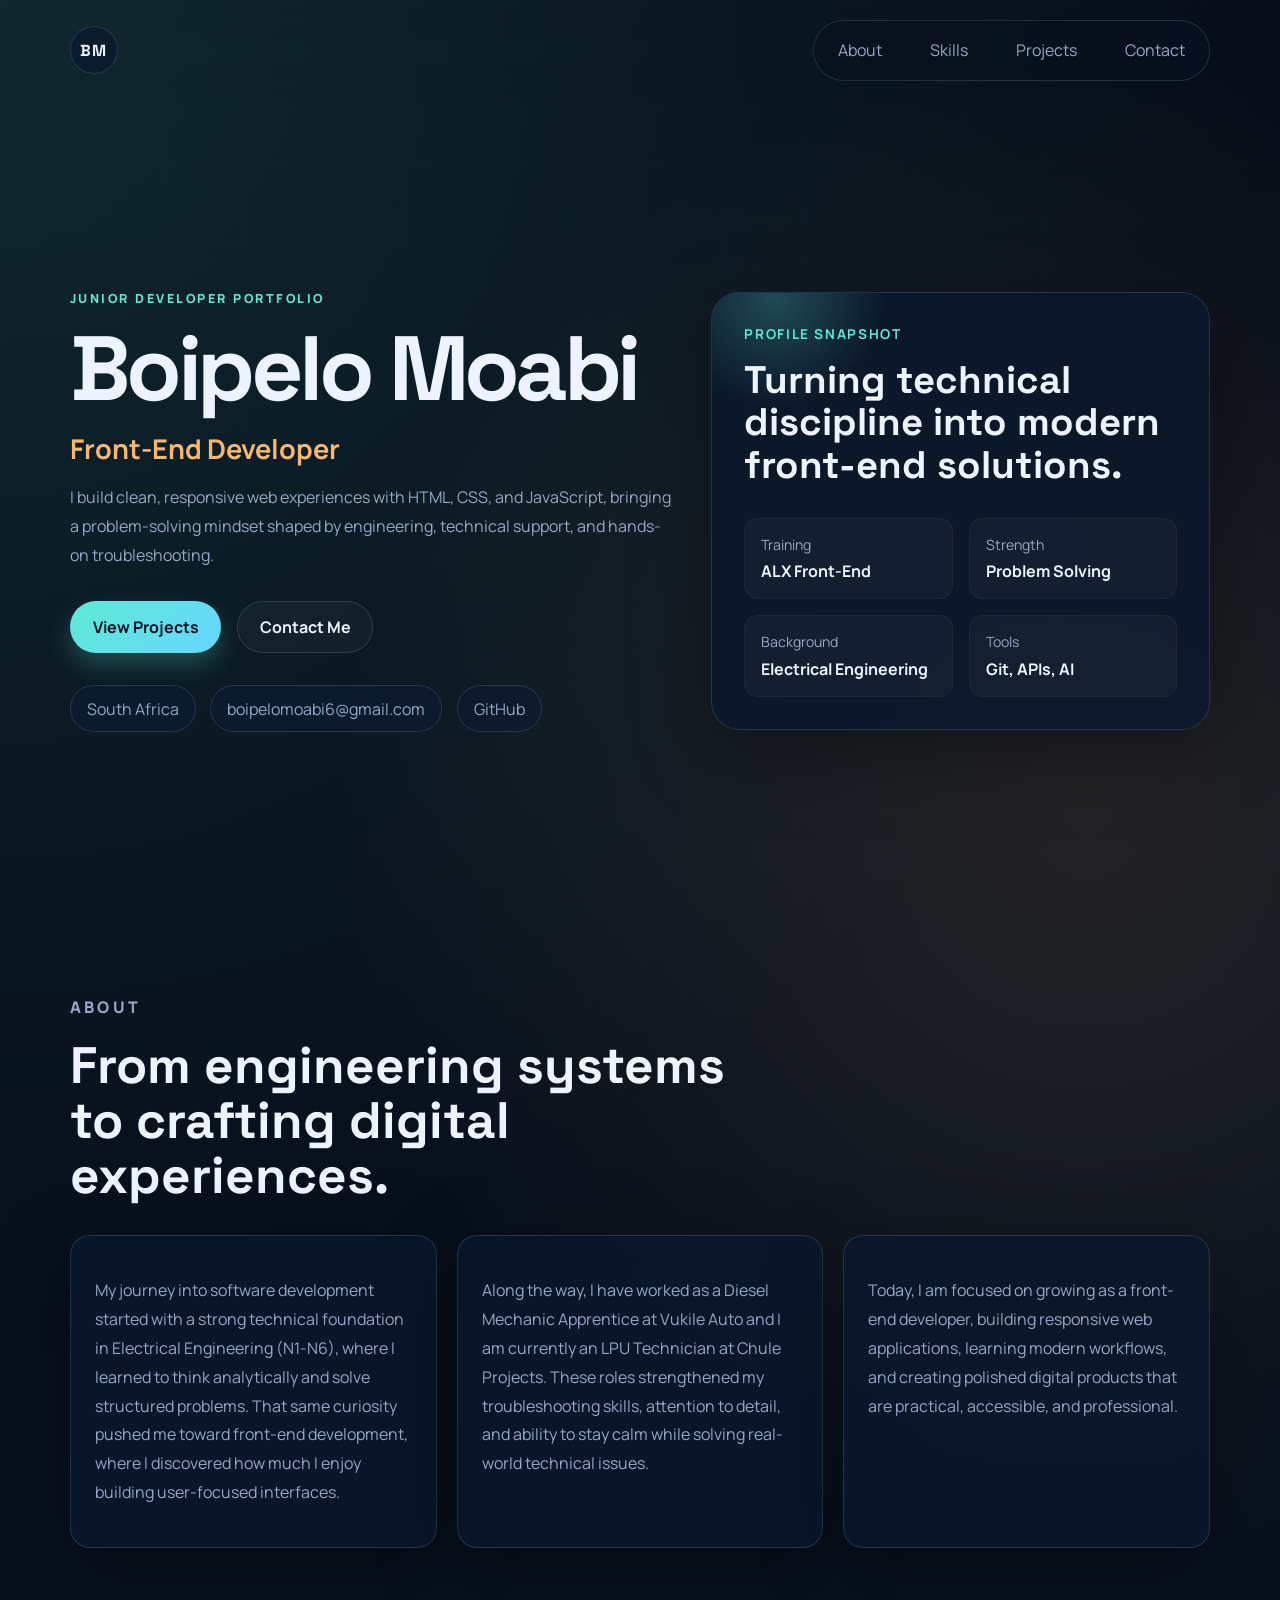
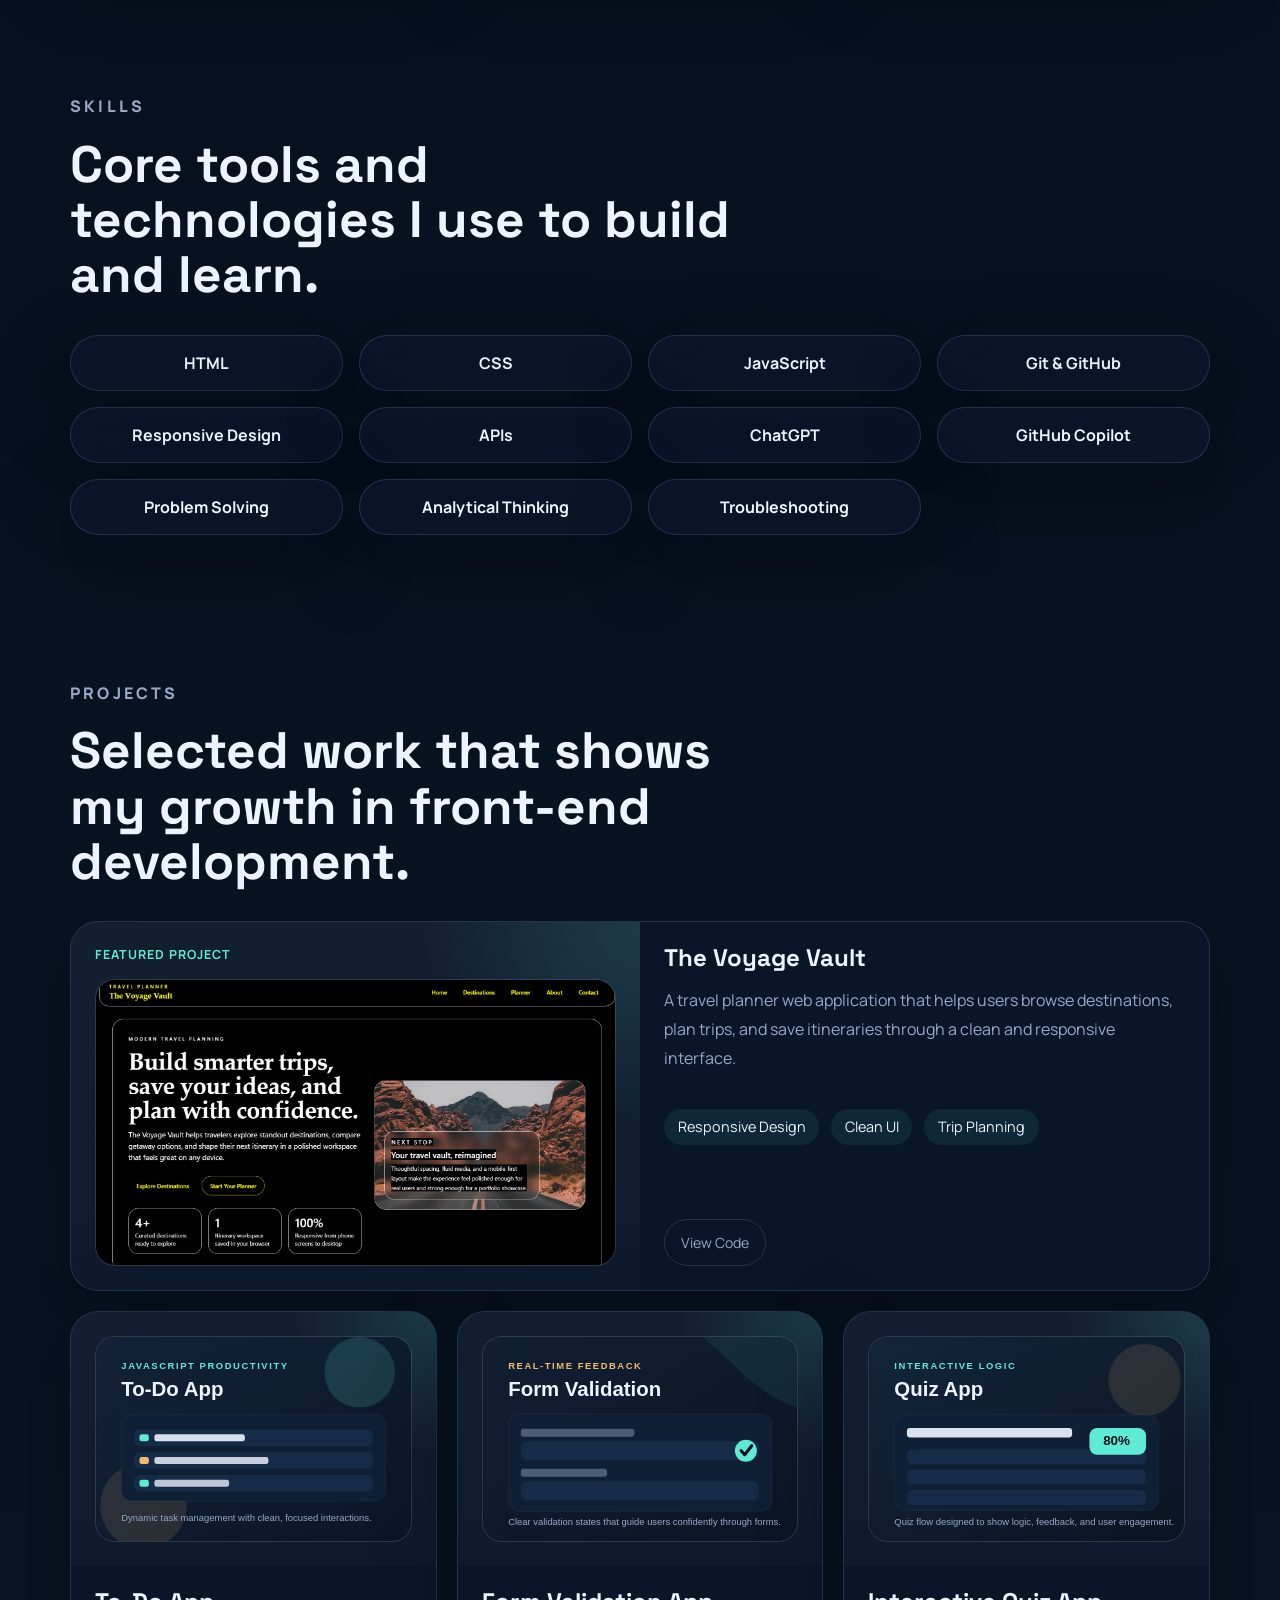
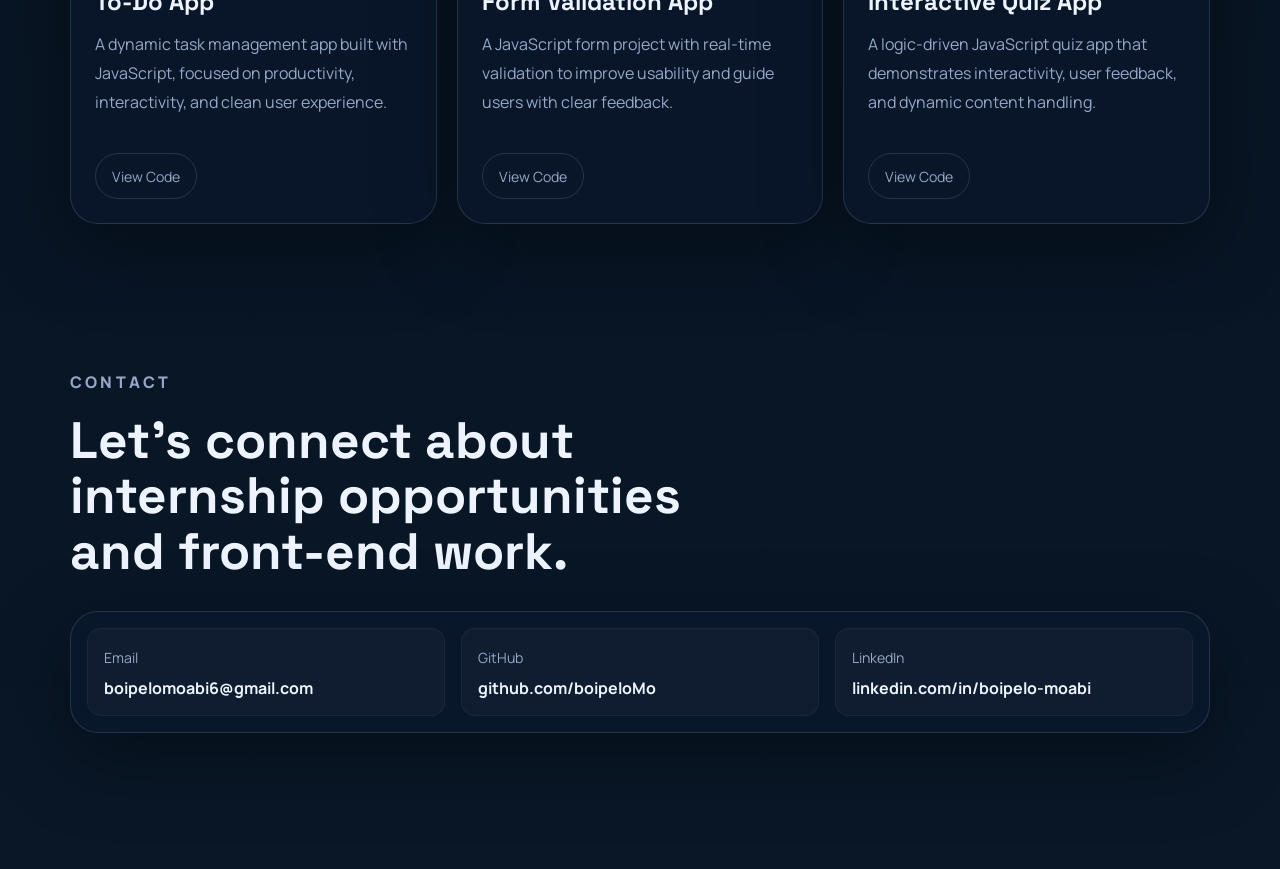
<file: index.html>
<!DOCTYPE html>
<html lang="en">
<head>
  <meta charset="UTF-8">
  <meta name="viewport" content="width=device-width, initial-scale=1.0">
  <title>Boipelo Moabi | Front-End Developer</title>
  <meta
    name="description"
    content="Boipelo Moabi is a junior front-end developer in South Africa building responsive, user-focused web experiences."
  >
  <link rel="preconnect" href="https://fonts.googleapis.com">
  <link rel="preconnect" href="https://fonts.gstatic.com" crossorigin>
  <link
    href="https://fonts.googleapis.com/css2?family=Manrope:wght@400;500;700;800&family=Space+Grotesk:wght@500;700&display=swap"
    rel="stylesheet"
  >
  <link rel="stylesheet" href="assets/css/style.css">
</head>
<body>
  <div class="page-shell">
    <header class="site-header">
      <a class="brand" href="#home">BM</a>
      <nav class="site-nav" aria-label="Primary navigation">
        <a href="#about">About</a>
        <a href="#skills">Skills</a>
        <a href="#projects">Projects</a>
        <a href="#contact">Contact</a>
      </nav>
    </header>

    <main>
      <section class="hero section" id="home">
        <div class="hero-copy reveal">
          <p class="eyebrow">Junior Developer Portfolio</p>
          <h1>Boipelo Moabi</h1>
          <p class="hero-title">Front-End Developer</p>
          <p class="hero-text">
            I build clean, responsive web experiences with HTML, CSS, and JavaScript,
            bringing a problem-solving mindset shaped by engineering, technical support,
            and hands-on troubleshooting.
          </p>
          <div class="hero-actions">
            <a class="button button-primary" href="#projects">View Projects</a>
            <a class="button button-secondary" href="#contact">Contact Me</a>
          </div>
          <ul class="quick-facts" aria-label="Personal details">
            <li>South Africa</li>
            <li><a href="mailto:boipelomoabi6@gmail.com">boipelomoabi6@gmail.com</a></li>
            <li><a href="https://github.com/boipeloMo" target="_blank" rel="noreferrer">GitHub</a></li>
          </ul>
        </div>

        <div class="hero-card reveal">
          <div class="hero-card-glow"></div>
          <p class="card-label">Profile Snapshot</p>
          <h2>Turning technical discipline into modern front-end solutions.</h2>
          <div class="metric-grid">
            <article>
              <span>Training</span>
              <strong>ALX Front-End</strong>
            </article>
            <article>
              <span>Strength</span>
              <strong>Problem Solving</strong>
            </article>
            <article>
              <span>Background</span>
              <strong>Electrical Engineering</strong>
            </article>
            <article>
              <span>Tools</span>
              <strong>Git, APIs, AI</strong>
            </article>
          </div>
        </div>
      </section>

      <section class="about section" id="about">
        <div class="section-heading reveal">
          <p class="eyebrow">About</p>
          <h2>From engineering systems to crafting digital experiences.</h2>
        </div>
        <div class="about-grid">
          <article class="about-card reveal">
            <p>
              My journey into software development started with a strong technical foundation in
              Electrical Engineering (N1-N6), where I learned to think analytically and solve
              structured problems. That same curiosity pushed me toward front-end development,
              where I discovered how much I enjoy building user-focused interfaces.
            </p>
          </article>
          <article class="about-card reveal">
            <p>
              Along the way, I have worked as a Diesel Mechanic Apprentice at Vukile Auto and I am
              currently an LPU Technician at Chule Projects. These roles strengthened my
              troubleshooting skills, attention to detail, and ability to stay calm while solving
              real-world technical issues.
            </p>
          </article>
          <article class="about-card reveal">
            <p>
              Today, I am focused on growing as a front-end developer, building responsive web
              applications, learning modern workflows, and creating polished digital products that
              are practical, accessible, and professional.
            </p>
          </article>
        </div>
      </section>

      <section class="skills section" id="skills">
        <div class="section-heading reveal">
          <p class="eyebrow">Skills</p>
          <h2>Core tools and technologies I use to build and learn.</h2>
        </div>
        <div class="skills-grid">
          <div class="skill-pill reveal">HTML</div>
          <div class="skill-pill reveal">CSS</div>
          <div class="skill-pill reveal">JavaScript</div>
          <div class="skill-pill reveal">Git &amp; GitHub</div>
          <div class="skill-pill reveal">Responsive Design</div>
          <div class="skill-pill reveal">APIs</div>
          <div class="skill-pill reveal">ChatGPT</div>
          <div class="skill-pill reveal">GitHub Copilot</div>
          <div class="skill-pill reveal">Problem Solving</div>
          <div class="skill-pill reveal">Analytical Thinking</div>
          <div class="skill-pill reveal">Troubleshooting</div>
        </div>
      </section>

      <section class="projects section" id="projects">
        <div class="section-heading reveal">
          <p class="eyebrow">Projects</p>
          <h2>Selected work that shows my growth in front-end development.</h2>
        </div>

        <div class="projects-grid">
          <article class="project-card featured reveal">
            <div class="project-visual">
              <span>Featured Project</span>
              <img
                src="assets/images/the-voyage-vault.png"
                alt="Screenshot of The Voyage Vault travel planner application"
              >
            </div>
            <div class="project-content">
              <h3>The Voyage Vault</h3>
              <p>
                A travel planner web application that helps users browse destinations, plan trips,
                and save itineraries through a clean and responsive interface.
              </p>
              <ul class="project-tags">
                <li>Responsive Design</li>
                <li>Clean UI</li>
                <li>Trip Planning</li>
              </ul>
              <div class="project-links">
                <a href="https://github.com/boipeloMo/The-Voyage-Vault" target="_blank" rel="noreferrer">View Code</a>
              </div>
            </div>
          </article>

          <article class="project-card reveal">
            <div class="project-visual small">
              <img
                src="assets/images/todo.svg"
                alt="Screenshot preview of the To-Do App project"
              >
            </div>
            <div class="project-content">
              <h3>To-Do App</h3>
              <p>
                A dynamic task management app built with JavaScript, focused on productivity,
                interactivity, and clean user experience.
              </p>
              <div class="project-links">
                <a href="https://github.com/boipeloMo/dynamic-to-do-list-is" target="_blank" rel="noreferrer">View Code</a>
              </div>
            </div>
          </article>

          <article class="project-card reveal">
            <div class="project-visual small">
              <img
                src="assets/images/validation.svg"
                alt="Screenshot preview of the Form Validation App project"
              >
            </div>
            <div class="project-content">
              <h3>Form Validation App</h3>
              <p>
                A JavaScript form project with real-time validation to improve usability and guide
                users with clear feedback.
              </p>
              <div class="project-links">
                <a href="https://github.com/boipeloMo/Form-Creation-Validation" target="_blank" rel="noreferrer">View Code</a>
              </div>
            </div>
          </article>

          <article class="project-card reveal">
            <div class="project-visual small">
              <img
                src="assets/images/quiz.svg"
                alt="Screenshot preview of the Interactive Quiz App project"
              >
            </div>
            <div class="project-content">
              <h3>Interactive Quiz App</h3>
              <p>
                A logic-driven JavaScript quiz app that demonstrates interactivity, user feedback,
                and dynamic content handling.
              </p>
              <div class="project-links">
                <a href="https://github.com/boipeloMo/ALX_Simple_Quiz" target="_blank" rel="noreferrer">View Code</a>
              </div>
            </div>
          </article>
        </div>
      </section>

      <section class="contact section" id="contact">
        <div class="section-heading reveal">
          <p class="eyebrow">Contact</p>
          <h2>Let's connect about internship opportunities and front-end work.</h2>
        </div>
        <div class="contact-panel reveal">
          <a href="mailto:boipelomoabi6@gmail.com">
            <span>Email</span>
            <strong>boipelomoabi6@gmail.com</strong>
          </a>
          <a href="https://github.com/boipeloMo" target="_blank" rel="noreferrer">
            <span>GitHub</span>
            <strong>github.com/boipeloMo</strong>
          </a>
          <a href="https://www.linkedin.com/in/boipelo-moabi" target="_blank" rel="noreferrer">
            <span>LinkedIn</span>
            <strong>linkedin.com/in/boipelo-moabi</strong>
          </a>
        </div>
      </section>
    </main>
  </div>

  <script src="assets/js/script.js"></script>
</body>
</html>
</file>
<file: assets/css/style.css>
:root {
  --bg: #07111f;
  --bg-alt: #0c1b30;
  --surface: rgba(10, 24, 45, 0.82);
  --surface-strong: #10233f;
  --text: #edf4ff;
  --muted: #96a8c6;
  --line: rgba(160, 183, 219, 0.18);
  --accent: #5eead4;
  --accent-strong: #22c7b3;
  --accent-warm: #f6b86d;
  --shadow: 0 24px 80px rgba(0, 0, 0, 0.35);
  --radius-xl: 28px;
  --radius-lg: 20px;
  --radius-md: 14px;
  --max-width: 1140px;
}

*,
*::before,
*::after {
  box-sizing: border-box;
}

html {
  scroll-behavior: smooth;
}

body {
  margin: 0;
  min-height: 100vh;
  font-family: "Manrope", sans-serif;
  color: var(--text);
  background:
    radial-gradient(circle at top left, rgba(94, 234, 212, 0.12), transparent 30%),
    radial-gradient(circle at 85% 20%, rgba(246, 184, 109, 0.12), transparent 22%),
    linear-gradient(180deg, #050c18 0%, #07111f 45%, #091727 100%);
}

body::before {
  content: "";
  position: fixed;
  inset: 0;
  pointer-events: none;
  background-image:
    linear-gradient(rgba(255, 255, 255, 0.03) 1px, transparent 1px),
    linear-gradient(90deg, rgba(255, 255, 255, 0.03) 1px, transparent 1px);
  background-size: 80px 80px;
  mask-image: linear-gradient(180deg, rgba(0, 0, 0, 0.45), transparent 85%);
}

a {
  color: inherit;
  text-decoration: none;
}

img {
  max-width: 100%;
  display: block;
}

.page-shell {
  width: min(calc(100% - 2rem), var(--max-width));
  margin: 0 auto;
  padding-bottom: 4rem;
}

.site-header {
  position: sticky;
  top: 0;
  z-index: 20;
  display: flex;
  align-items: center;
  justify-content: space-between;
  padding: 1.25rem 0;
  backdrop-filter: blur(18px);
}

.brand {
  display: inline-flex;
  align-items: center;
  justify-content: center;
  width: 3rem;
  height: 3rem;
  border: 1px solid var(--line);
  border-radius: 999px;
  background: rgba(10, 24, 45, 0.75);
  font-family: "Space Grotesk", sans-serif;
  font-weight: 700;
  letter-spacing: 0.08em;
}

.site-nav {
  display: flex;
  gap: 1rem;
  padding: 0.5rem;
  border: 1px solid var(--line);
  border-radius: 999px;
  background: rgba(7, 17, 31, 0.72);
}

.site-nav a {
  padding: 0.65rem 1rem;
  border-radius: 999px;
  color: var(--muted);
  transition: color 180ms ease, background-color 180ms ease, transform 180ms ease;
}

.site-nav a:hover,
.site-nav a:focus-visible {
  color: var(--text);
  background: rgba(94, 234, 212, 0.12);
  transform: translateY(-1px);
}

.section {
  padding: 4.5rem 0;
}

.hero {
  display: grid;
  grid-template-columns: 1.1fr 0.9fr;
  gap: 2rem;
  align-items: center;
  min-height: calc(100vh - 5rem);
}

.eyebrow {
  margin: 0 0 1rem;
  color: var(--accent);
  text-transform: uppercase;
  letter-spacing: 0.2em;
  font-size: 0.78rem;
  font-weight: 800;
}

.hero h1,
.section-heading h2,
.project-content h3,
.hero-card h2 {
  margin: 0;
  font-family: "Space Grotesk", sans-serif;
  line-height: 1;
}

.hero h1 {
  font-size: clamp(3rem, 9vw, 5.7rem);
  letter-spacing: -0.05em;
}

.hero-title {
  margin: 1rem 0;
  color: var(--accent-warm);
  font-size: clamp(1.25rem, 2.2vw, 1.7rem);
  font-weight: 700;
}

.hero-text,
.about-card p,
.project-content p,
.contact-panel span,
.section-heading p {
  color: var(--muted);
  line-height: 1.8;
  font-size: 1rem;
}

.hero-actions {
  display: flex;
  flex-wrap: wrap;
  gap: 1rem;
  margin: 2rem 0;
}

.button {
  display: inline-flex;
  align-items: center;
  justify-content: center;
  min-height: 3.25rem;
  padding: 0 1.35rem;
  border-radius: 999px;
  border: 1px solid transparent;
  font-weight: 700;
  transition: transform 180ms ease, box-shadow 180ms ease, border-color 180ms ease, background-color 180ms ease;
}

.button:hover,
.button:focus-visible {
  transform: translateY(-2px);
}

.button-primary {
  background: linear-gradient(135deg, var(--accent), #66d6ff);
  color: #04111d;
  box-shadow: 0 12px 24px rgba(94, 234, 212, 0.24);
}

.button-secondary {
  border-color: var(--line);
  background: rgba(255, 255, 255, 0.03);
}

.quick-facts {
  display: flex;
  flex-wrap: wrap;
  gap: 0.9rem;
  padding: 0;
  margin: 0;
  list-style: none;
  color: var(--muted);
}

.quick-facts li {
  padding: 0.7rem 1rem;
  border: 1px solid var(--line);
  border-radius: 999px;
  background: rgba(12, 27, 48, 0.72);
}

.hero-card,
.about-card,
.project-card,
.contact-panel,
.skill-pill {
  position: relative;
  overflow: hidden;
  border: 1px solid var(--line);
  background: var(--surface);
  box-shadow: var(--shadow);
  backdrop-filter: blur(16px);
}

.hero-card {
  padding: 2rem;
  border-radius: var(--radius-xl);
}

.hero-card-glow {
  position: absolute;
  inset: -25% auto auto -10%;
  width: 14rem;
  height: 14rem;
  background: radial-gradient(circle, rgba(94, 234, 212, 0.25), transparent 70%);
}

.card-label {
  position: relative;
  margin: 0 0 1rem;
  color: var(--accent);
  font-size: 0.85rem;
  font-weight: 700;
  letter-spacing: 0.12em;
  text-transform: uppercase;
}

.hero-card h2 {
  position: relative;
  font-size: clamp(1.8rem, 3vw, 2.6rem);
  line-height: 1.1;
}

.metric-grid {
  position: relative;
  display: grid;
  grid-template-columns: repeat(2, minmax(0, 1fr));
  gap: 1rem;
  margin-top: 2rem;
}

.metric-grid article,
.contact-panel a {
  padding: 1rem;
  border-radius: var(--radius-md);
  background: rgba(255, 255, 255, 0.03);
  border: 1px solid rgba(255, 255, 255, 0.04);
}

.metric-grid span,
.project-links a,
.contact-panel a span {
  display: block;
  color: var(--muted);
  font-size: 0.88rem;
}

.metric-grid strong,
.contact-panel strong {
  display: block;
  margin-top: 0.4rem;
  font-size: 1rem;
}

.section-heading {
  max-width: 42rem;
  margin-bottom: 2rem;
}

.section-heading h2 {
  font-size: clamp(2rem, 4vw, 3.2rem);
  line-height: 1.08;
}

.about-grid {
  display: grid;
  grid-template-columns: repeat(3, minmax(0, 1fr));
  gap: 1.25rem;
}

.about-card {
  padding: 1.5rem;
  border-radius: var(--radius-lg);
}

.skills-grid {
  display: grid;
  grid-template-columns: repeat(4, minmax(0, 1fr));
  gap: 1rem;
}

.skill-pill {
  padding: 1rem 1.15rem;
  border-radius: 999px;
  text-align: center;
  font-weight: 700;
  transition: transform 180ms ease, border-color 180ms ease, background-color 180ms ease;
}

.skill-pill:hover,
.skill-pill:focus-visible {
  transform: translateY(-3px);
  border-color: rgba(94, 234, 212, 0.35);
  background: rgba(94, 234, 212, 0.08);
}

.projects-grid {
  display: grid;
  grid-template-columns: repeat(12, minmax(0, 1fr));
  gap: 1.25rem;
}

.project-card {
  display: grid;
  grid-column: span 4;
  min-height: 100%;
  border-radius: var(--radius-xl);
  transition: transform 220ms ease, border-color 220ms ease, box-shadow 220ms ease;
}

.project-card:hover,
.project-card:focus-within {
  transform: translateY(-6px);
  border-color: rgba(94, 234, 212, 0.35);
  box-shadow: 0 32px 80px rgba(0, 0, 0, 0.42);
}

.project-card.featured {
  grid-column: span 12;
  grid-template-columns: 1fr 1fr;
}

.project-visual {
  display: flex;
  flex-direction: column;
  justify-content: space-between;
  gap: 1rem;
  min-height: 240px;
  padding: 1.5rem;
  background:
    radial-gradient(circle at top right, rgba(94, 234, 212, 0.14), transparent 32%),
    linear-gradient(180deg, rgba(255, 255, 255, 0.04), rgba(255, 255, 255, 0.02));
}

.project-visual.small {
  min-height: 180px;
}

.project-visual span {
  color: var(--accent);
  font-weight: 700;
  letter-spacing: 0.08em;
  text-transform: uppercase;
  font-size: 0.78rem;
}

.project-visual img {
  width: 100%;
  height: 100%;
  min-height: 130px;
  object-fit: cover;
  border: 1px solid rgba(255, 255, 255, 0.15);
  border-radius: var(--radius-lg);
  background: rgba(3, 8, 16, 0.24);
}

.visual-placeholder {
  display: grid;
  place-items: center;
  flex: 1;
  min-height: 130px;
  border: 1px dashed rgba(255, 255, 255, 0.15);
  border-radius: var(--radius-lg);
  color: rgba(237, 244, 255, 0.72);
  background: rgba(3, 8, 16, 0.24);
  text-align: center;
  padding: 1rem;
}

.project-content {
  display: flex;
  flex-direction: column;
  padding: 1.5rem;
}

.project-content h3 {
  font-size: 1.5rem;
}

.project-tags {
  display: flex;
  flex-wrap: wrap;
  gap: 0.75rem;
  padding: 0;
  margin: 1.25rem 0 0;
  list-style: none;
}

.project-tags li {
  padding: 0.55rem 0.85rem;
  border-radius: 999px;
  background: rgba(94, 234, 212, 0.08);
  color: var(--text);
  font-size: 0.9rem;
}

.project-links {
  display: flex;
  flex-wrap: wrap;
  gap: 1rem;
  margin-top: auto;
  padding-top: 1.25rem;
}

.project-links a {
  padding: 0.8rem 1rem;
  border-radius: 999px;
  border: 1px solid var(--line);
  transition: transform 180ms ease, background-color 180ms ease, border-color 180ms ease, color 180ms ease;
}

.project-links a:hover,
.project-links a:focus-visible,
.contact-panel a:hover,
.contact-panel a:focus-visible {
  transform: translateY(-2px);
  border-color: rgba(94, 234, 212, 0.4);
  background: rgba(94, 234, 212, 0.08);
  color: var(--text);
}

.contact-panel {
  display: grid;
  grid-template-columns: repeat(3, minmax(0, 1fr));
  gap: 1rem;
  padding: 1rem;
  border-radius: var(--radius-xl);
}

.contact-panel a {
  transition: transform 180ms ease, border-color 180ms ease, background-color 180ms ease;
}

.reveal {
  opacity: 0;
  transform: translateY(28px);
  transition: opacity 700ms ease, transform 700ms ease;
}

.reveal.is-visible {
  opacity: 1;
  transform: translateY(0);
}

@media (max-width: 960px) {
  .hero,
  .project-card.featured,
  .about-grid,
  .contact-panel,
  .skills-grid {
    grid-template-columns: 1fr 1fr;
  }

  .hero {
    min-height: auto;
    padding-top: 2rem;
  }

  .about-grid {
    grid-template-columns: 1fr;
  }

  .skills-grid {
    grid-template-columns: repeat(2, minmax(0, 1fr));
  }

  .project-card {
    grid-column: span 6;
  }

  .project-card.featured {
    grid-column: span 12;
  }

  .contact-panel {
    grid-template-columns: 1fr;
  }
}

@media (max-width: 720px) {
  .page-shell {
    width: min(calc(100% - 1.25rem), var(--max-width));
  }

  .site-header {
    flex-direction: column;
    gap: 1rem;
  }

  .site-nav {
    width: 100%;
    justify-content: center;
    flex-wrap: wrap;
    border-radius: var(--radius-lg);
  }

  .hero,
  .project-card.featured {
    grid-template-columns: 1fr;
  }

  .section {
    padding: 3.5rem 0;
  }

  .hero-actions,
  .quick-facts,
  .project-links {
    flex-direction: column;
  }

  .button,
  .project-links a {
    width: 100%;
  }

  .metric-grid,
  .skills-grid,
  .project-card,
  .project-card.featured {
    grid-template-columns: 1fr;
  }

  .project-card {
    grid-column: span 12;
  }
}

@media (prefers-reduced-motion: reduce) {
  html {
    scroll-behavior: auto;
  }

  *,
  *::before,
  *::after {
    animation: none !important;
    transition: none !important;
  }

  .reveal {
    opacity: 1;
    transform: none;
  }
}
</file>
